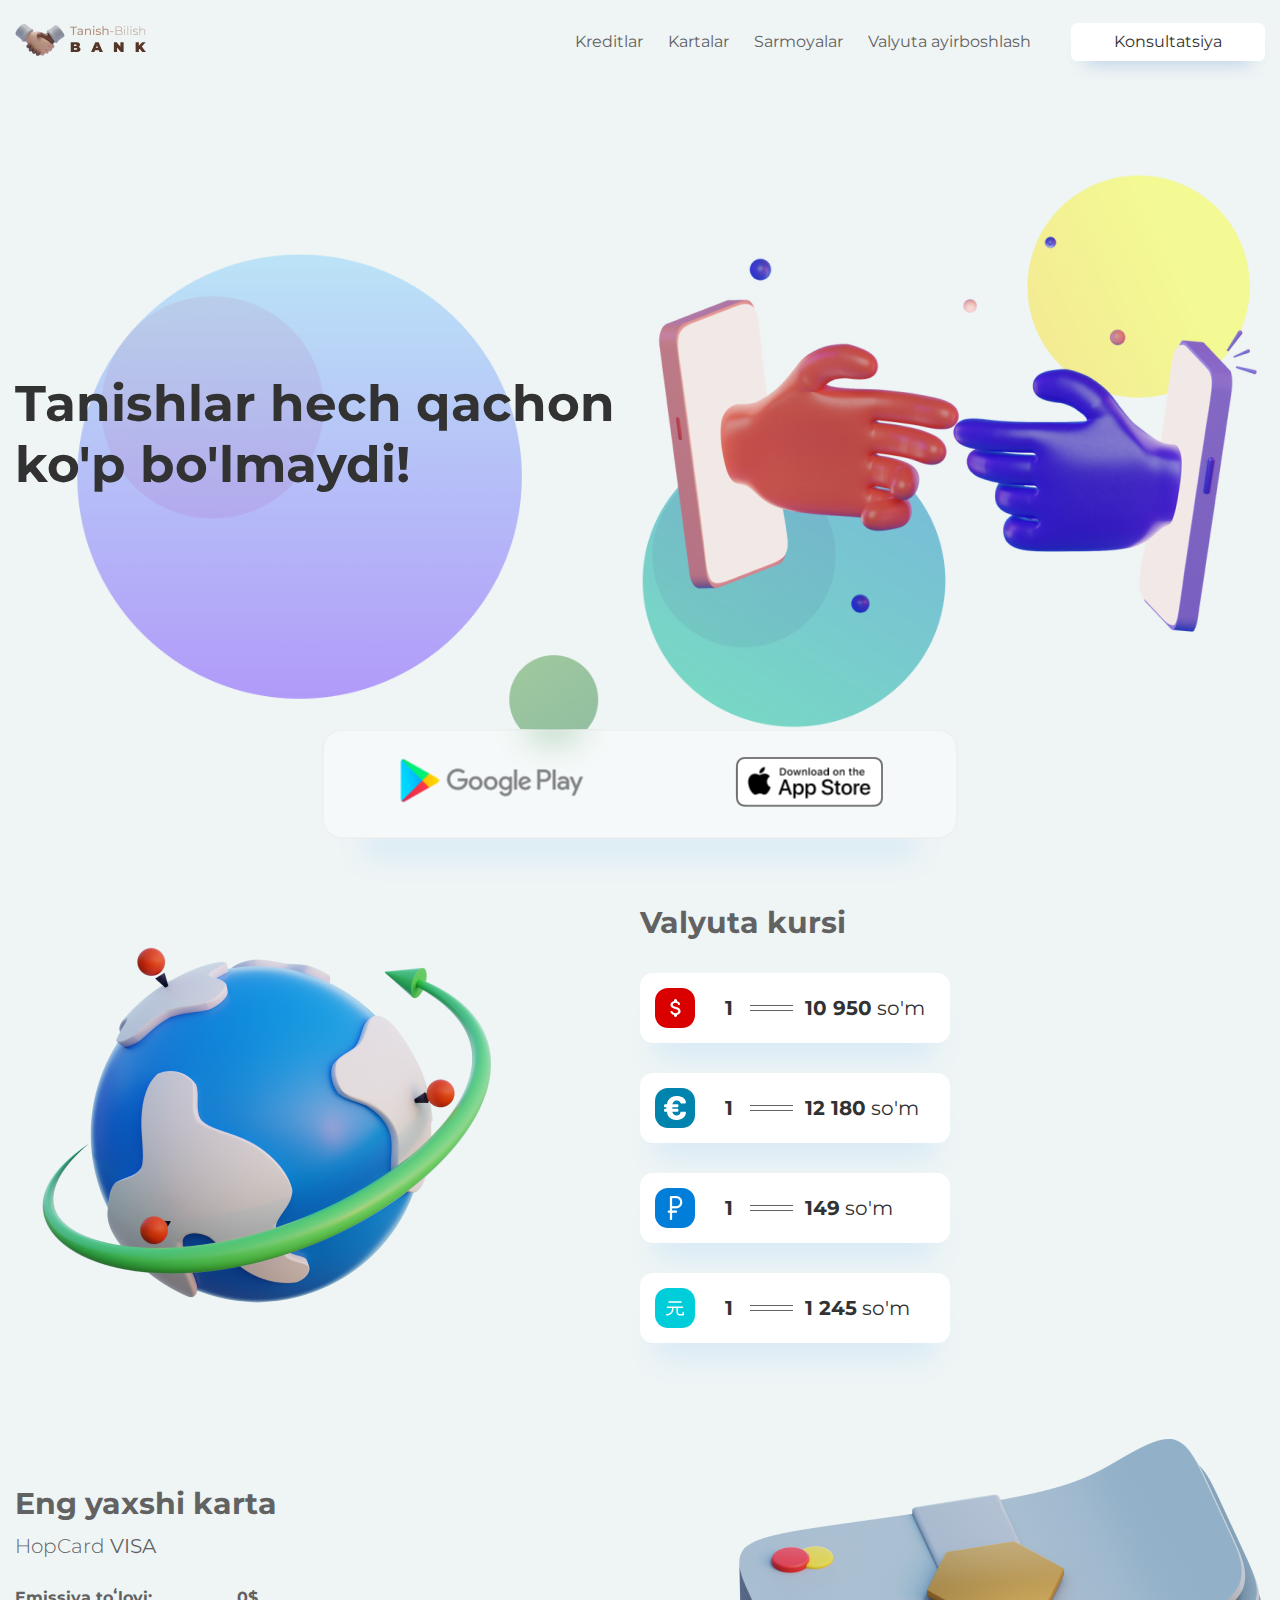
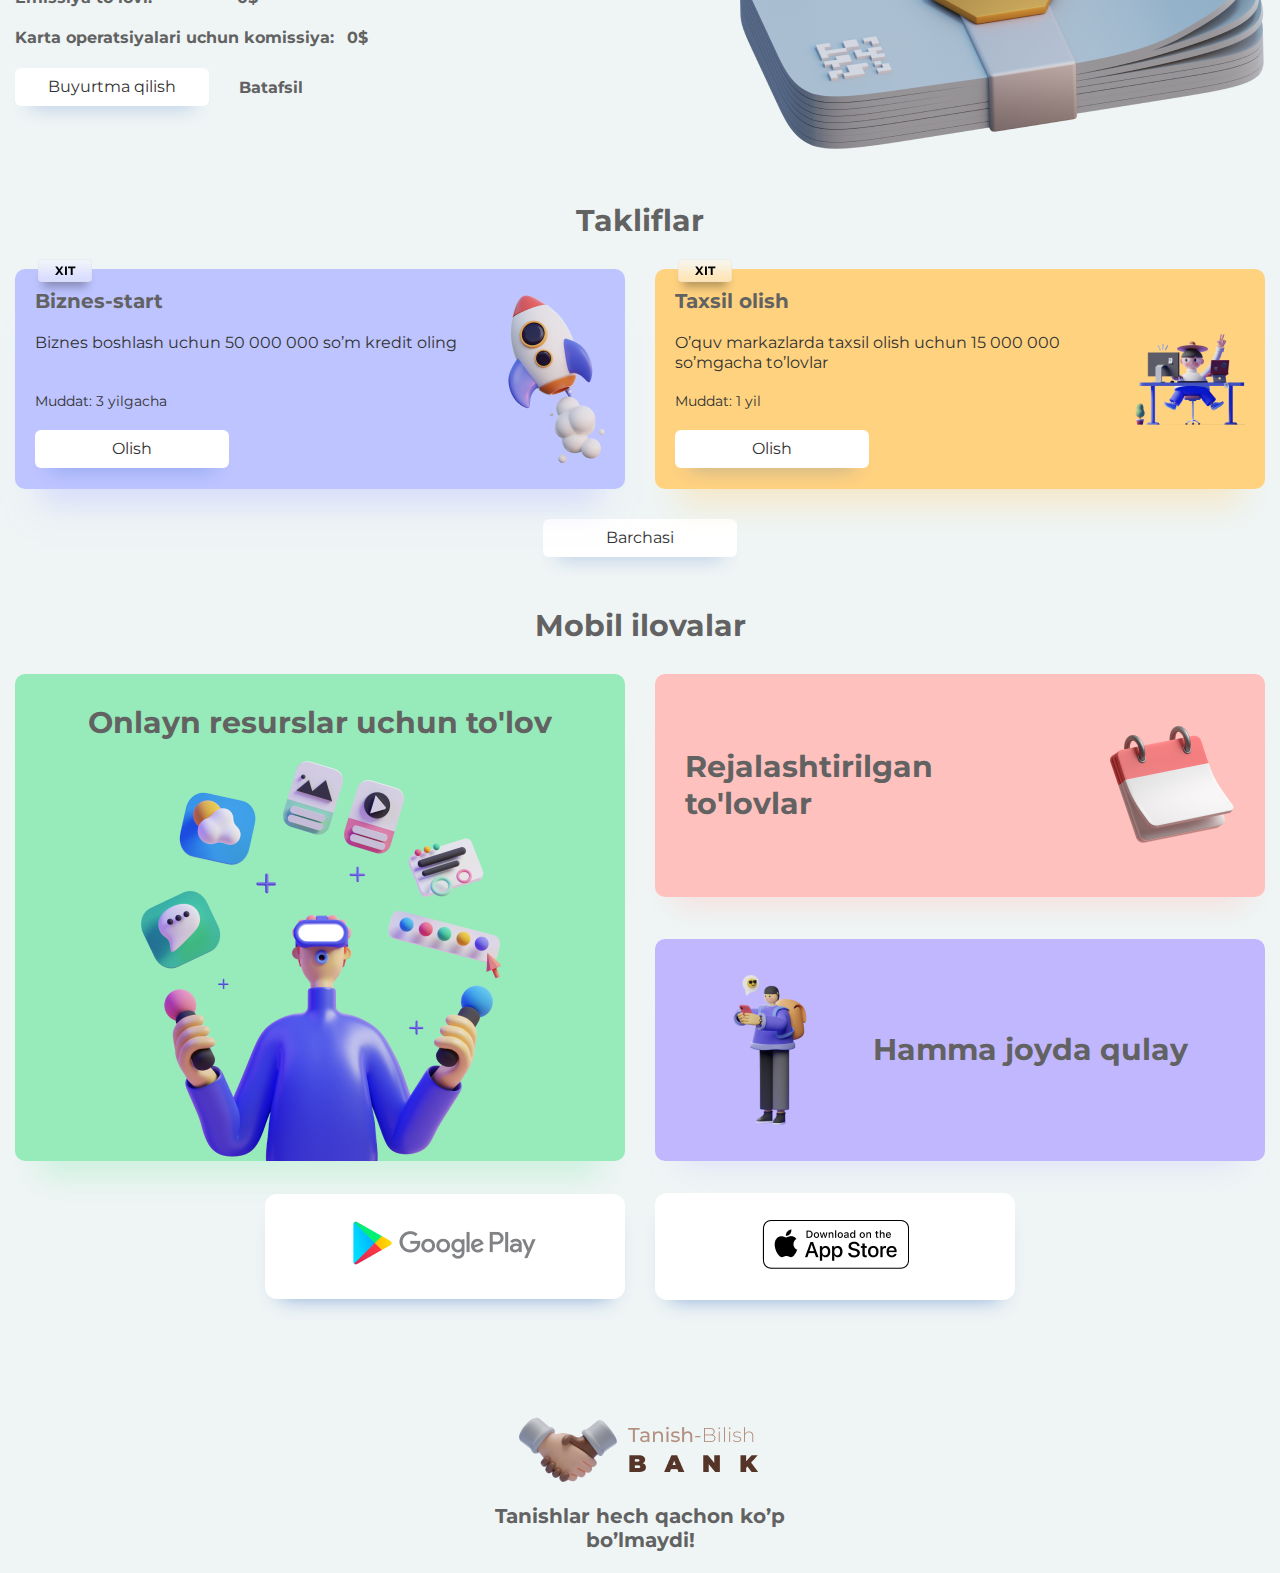
<file: index.html>
<!DOCTYPE html>
<html lang="en">

<head>
    <meta charset="UTF-8">
    <meta http-equiv="X-UA-Compatible" content="IE=edge">
    <meta name="viewport" content="width=device-width, initial-scale=1.0">
    <link rel="stylesheet" href="style/style.css">
    <link rel="stylesheet" href="style/media.css">
    <link rel="shortcut icon" href="images/favicon.ico">
    <title>Tanish Bilish Bank</title>
</head>

<body>


    <header class="header">
        <nav class="nav">
            <div class="container">
                <a href="" class="logo"><img src="images/Logo.png" alt=""></a>
                <button class="menu">menu</button>
                <div class="nav__inner">
                    <ul class="nav__list">
                        <li class="nav__item"><a href="" class="nav__link">Kreditlar</a></li>
                        <li class="nav__item"><a href="" class="nav__link">Kartalar</a></li>
                        <li class="nav__item"><a href="" class="nav__link">Sarmoyalar</a></li>
                        <li class="nav__item"><a href="" class="nav__link">Valyuta ayirboshlash</a></li>
                    </ul>
                    <button class="header__btn btn">Konsultatsiya</button>
                </div>
            </div>
        </nav>
    </header>


    <main class="main">


        <section class="intro">
            <div class="container intro__content">
                <h1 class="intro__title">Tanishlar hech qachon ko'p bo'lmaydi!</h1>
                <img src="images/header-qol.png" alt="">
            </div>
            <ul class="intro__app">
                <li><a href=""><img src="images/google-play.png" alt=""></a></li>
                <li><a href=""><img src="images/app-store.png" alt=""></a></li>
            </ul>
        </section>

        <section class="info">
            <div class="container">
                <div class="info-top">
                    <img src="images/globus.png" alt="">
                    <div class="info-content">
                        <h2 class="title">Valyuta kursi</h2>
                        <div class="info-items">
                            <div class="info-item">
                                <div class="info-item__img">
                                    <img src="images/dollor.png" alt="">
                                </div>
                                <p class="info-item__text">
                                    <strong>1</strong>
                                    <span class="info-item__line"></span>
                                    <strong>10 950</strong>
                                    &nbsp;so'm
                                </p>
                            </div>
                            <div class="info-item">
                                <div class="info-item__img">
                                    <img src="images/yevro.png" alt="">
                                </div>
                                <p class="info-item__text">
                                    <strong>1</strong>
                                    <span class="info-item__line"></span>
                                    <strong>12 180</strong>
                                    &nbsp;so'm
                                </p>
                            </div>
                            <div class="info-item">
                                <div class="info-item__img">
                                    <img src="images/rubl.png" alt="">
                                </div>
                                <p class="info-item__text">
                                    <strong>1</strong>
                                    <span class="info-item__line"></span>
                                    <strong>149</strong>
                                    &nbsp;so'm
                                </p>
                            </div>
                            <div class="info-item">
                                <div class="info-item__img">
                                    <img src="images/yuon.png" alt="">
                                </div>
                                <p class="info-item__text">
                                    <strong>1</strong>
                                    <span class="info-item__line"></span>
                                    <strong>1 245</strong>
                                    &nbsp;so'm
                                </p>
                            </div>
                        </div>

                    </div>
                </div>
                <div class="info__bottom">
                    <div class="info-bottom__content">
                        <h2 class="title">Eng yaxshi karta</h2>
                        <h3 class="info__bottom-sub">HopCard <strong>VISA</strong></h3>
                        <p class="info__bottom-price">Emissiya toʻlovi: <span>0$</span></p>
                        <p class="info__bottom-cardprice">Karta operatsiyalari uchun komissiya: <span>0$</span></p>
                        <div class="info-bottom__btns">
                            <a href="#!" class="btn">Buyurtma qilish</a>
                            <a href="#!" class="info__btn">Batafsil</a>
                        </div>
                    </div>
                    <img src="images/mony.png" alt="">
                </div>
            </div>
        </section>

        <section class="offer">
            <h2 class="title title-center">Takliflar</h2>
            <div class="offer__content container">
                <div class="offer-card">
                    <div class="offer-card__info">
                        <h3 class="offer-card__title">Biznes-start</h3>
                        <p class="offer-card__text">Biznes boshlash uchun 50 000 000 so’m kredit oling</p>
                        <p class="offer-card__deadline">Muddat: 3 yilgacha</p>
                        <button class="btn">Olish</button>
                    </div>
                    <img src="images/raketa.png" alt="">
                </div>
                <div class="offer-card">
                    <div class="offer-card__info">
                        <h3 class="offer-card__title">Taxsil olish</h3>
                        <p class="offer-card__text">O’quv markazlarda taxsil olish uchun 15 000 000 so’mgacha to’lovlar
                        </p>
                        <p class="offer-card__deadline">Muddat: 1 yil</p>
                        <button class="btn">Olish</button>
                    </div>
                    <img src="images/coder.png" alt="">
                </div>
            </div>
            <button class="btn btn-center">Barchasi</button>
        </section>

        <section class="services">
            <div class="container">
                <h2 class="title title-center">Mobil ilovalar</h2>
                <div class="services__content">
                    <div class="services-left">
                        <h2 class="title">Onlayn resurslar uchun to'lov</h2>
                        <img src="images/dj-bola.png" alt="">
                    </div>
                    <div class="services-right">
                        <div class="services-right__item">
                            <h2 class="title">Rejalashtirilgan to'lovlar</h2>
                            <img src="images/kalendar.png" alt="" class="services-right__photo-top">
                        </div>
                        <div class="services-right__item">
                            <img src="images/oquvchi.png" alt="" class="services-right__photo-bottom">
                            <h2 class="title">Hamma joyda qulay</h2>

                        </div>
                    </div>
                </div>
                <div class="services__app">
                    <a href="" class="services__link"><img src="images/google-play.png" alt=""></a>
                    <a href="" class="services__link"><img src="images/app-store.png" alt=""></a>
                </div>
            </div>
        </section>


    </main>

    <footer class="footer">
        <div class="container">
            <div class="footer__content">
                <a href="" class="footer__logo"><img src="images/footer-Logo.png" alt=""></a>
                <p class="footer__text">Tanishlar hech qachon ko’p bo’lmaydi!</p>
            </div>
        </div>
    </footer>


</body>

</html>
</file>
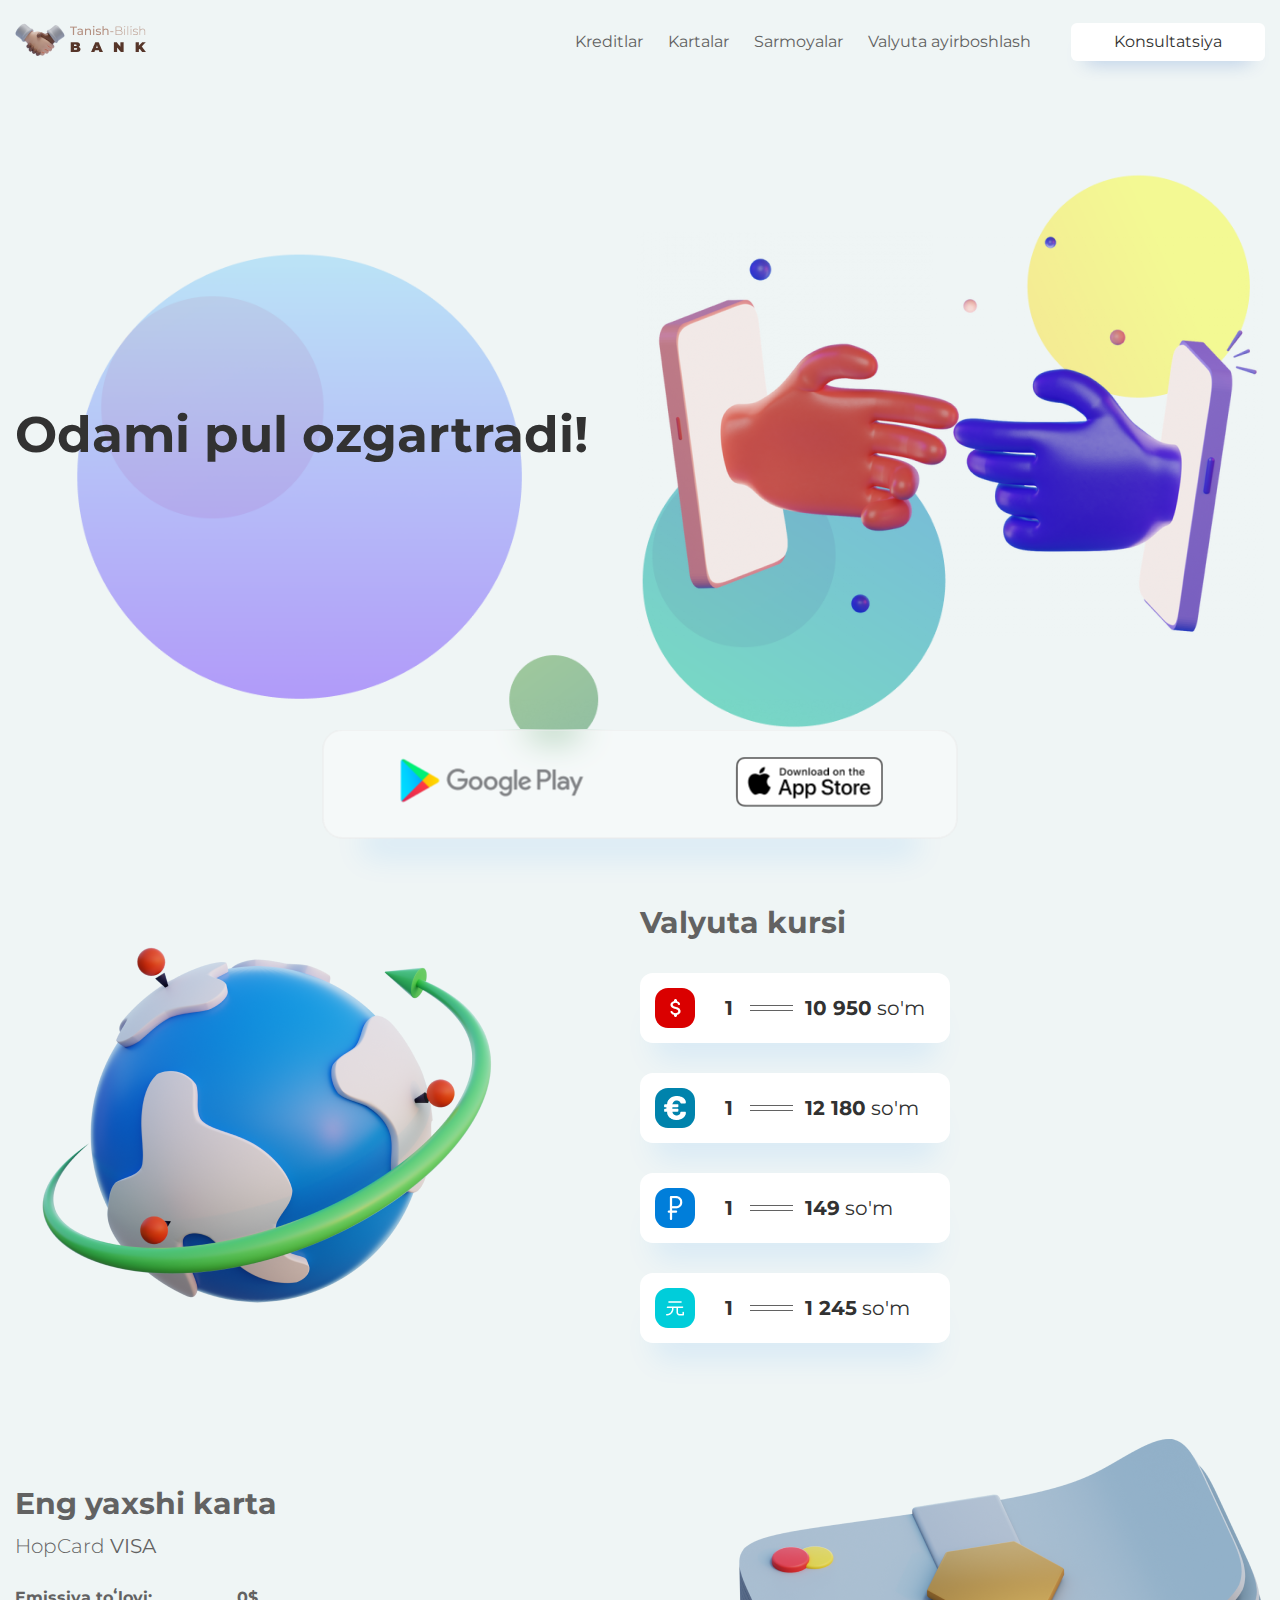
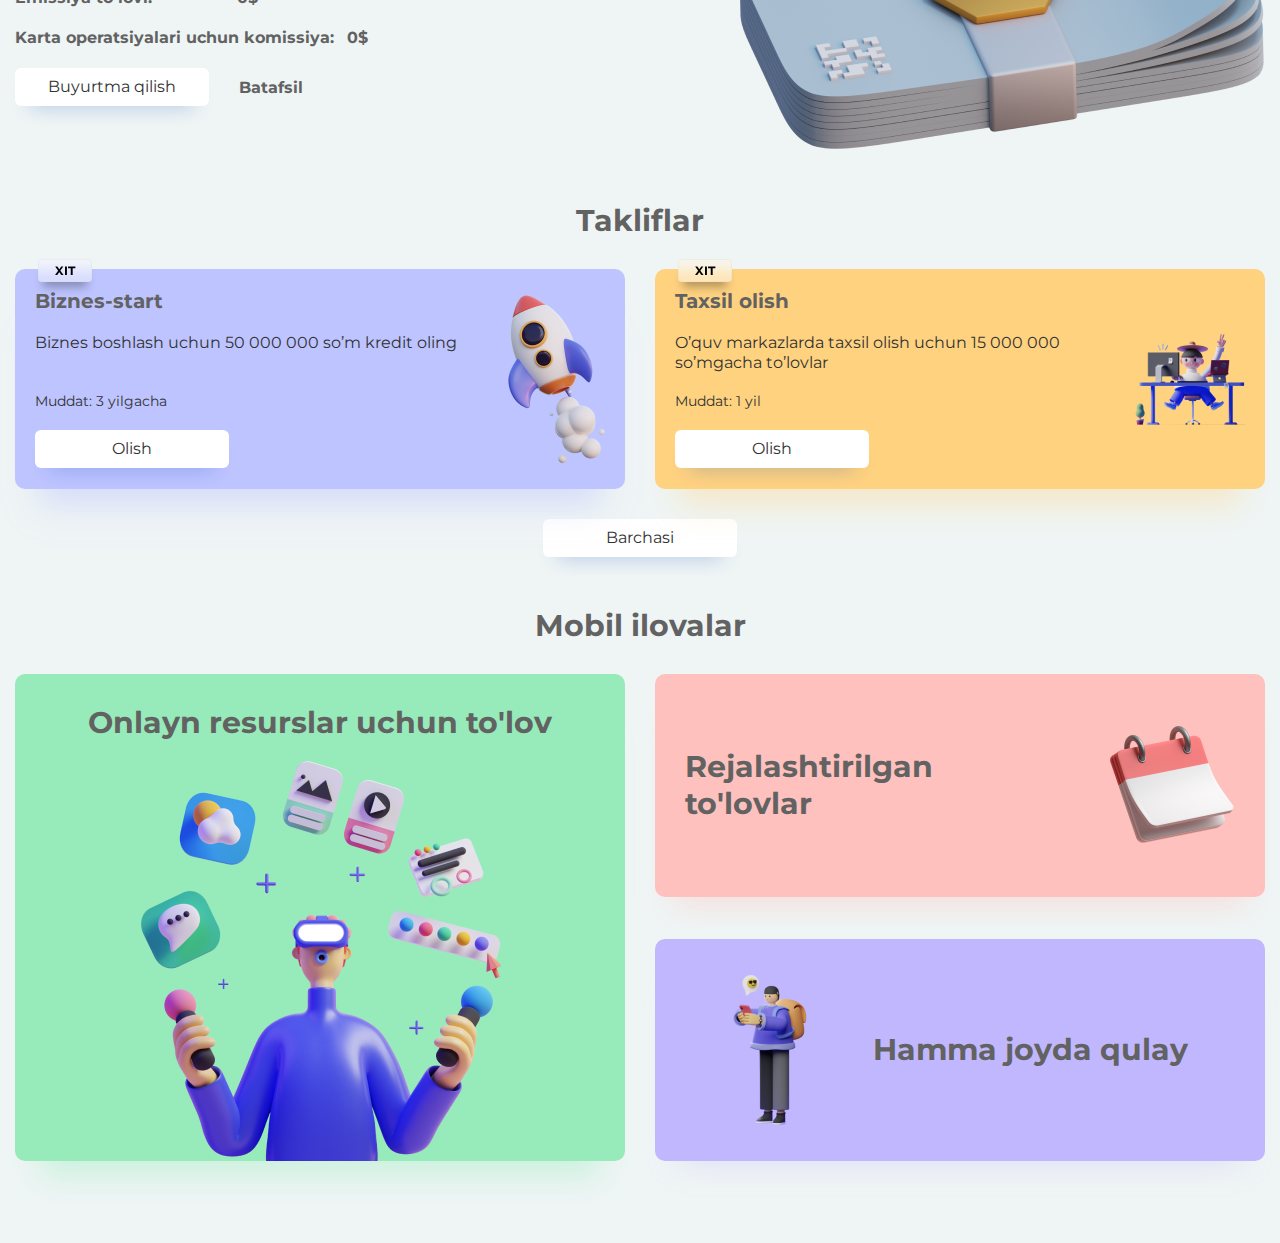
<file: intex.html>
<!DOCTYPE html>
<html lang="en">

<head>
    <meta charset="UTF-8">
    <meta http-equiv="X-UA-Compatible" content="IE=edge">
    <meta name="viewport" content="width=device-width, initial-scale=1.0">
    <link rel="stylesheet" href="style/style.css">
    <link rel="shortcut icon" href="images/favicon.ico">
    <title>14-dars</title>
</head>

<body>


    <header class="header">
        <nav class="nav">
            <div class="container">
                <a href="" class="logo"><img src="images/Logo.png" alt=""></a>
                <div class="nav__inner">
                    <ul class="nav__list">
                        <li class="nav__item"><a href="" class="nav__link">Kreditlar</a></li>
                        <li class="nav__item"><a href="" class="nav__link">Kartalar</a></li>
                        <li class="nav__item"><a href="" class="nav__link">Sarmoyalar</a></li>
                        <li class="nav__item"><a href="" class="nav__link">Valyuta ayirboshlash</a></li>
                    </ul>
                    <button class="header__btn btn">Konsultatsiya</button>
                </div>
            </div>
        </nav>
    </header>



    <main>


        <section class="intro">
            <div class="container intro__content">
                <h1 class="intro__title">Odami pul ozgartradi!</h1>
                <img src="images/header-qol.png" alt="">
            </div>
            <ul class="intro__app">
                <li><a href=""><img src="images/google-play.png" alt=""></a></li>
                <li><a href=""><img src="images/app-store.png" alt=""></a></li>
            </ul>
        </section>

        <section class="info">
            <div class="container">
                <div class="info-top">
                    <img src="images/globus.png" alt="">
                    <div class="info-content">
                        <h2 class="title">Valyuta kursi</h2>
                        <div class="info-items">
                            <div class="info-item">
                                <div class="info-item__img">
                                    <img src="images/dollor.png" alt="">
                                </div>
                                <p class="info-item__text">
                                    <strong>1</strong>
                                    <span class="info-item__line"></span>
                                    <strong>10 950</strong>
                                    &nbsp;so'm
                                </p>
                            </div>
                            <div class="info-item">
                                <div class="info-item__img">
                                    <img src="images/yevro.png" alt="">
                                </div>
                                <p class="info-item__text">
                                    <strong>1</strong>
                                    <span class="info-item__line"></span>
                                    <strong>12 180</strong>
                                    &nbsp;so'm
                                </p>
                            </div>
                            <div class="info-item">
                                <div class="info-item__img">
                                    <img src="images/rubl.png" alt="">
                                </div>
                                <p class="info-item__text">
                                    <strong>1</strong>
                                    <span class="info-item__line"></span>
                                    <strong>149</strong>
                                    &nbsp;so'm
                                </p>
                            </div>
                            <div class="info-item">
                                <div class="info-item__img">
                                    <img src="images/yuon.png" alt="">
                                </div>
                                <p class="info-item__text">
                                    <strong>1</strong>
                                    <span class="info-item__line"></span>
                                    <strong>1 245</strong>
                                    &nbsp;so'm
                                </p>
                            </div>
                        </div>

                    </div>
                </div>
                <div class="info__bottom">
                    <div class="info-bottom__content">
                        <h2 class="title">Eng yaxshi karta</h2>
                        <h3 class="info__bottom-sub">HopCard <strong>VISA</strong></h3>
                        <p class="info__bottom-price">Emissiya toʻlovi: <span>0$</span></p>
                        <p class="info__bottom-cardprice">Karta operatsiyalari uchun komissiya: <span>0$</span></p>
                        <div class="info-bottom__btns">
                            <a href="#!" class="btn">Buyurtma qilish</a>
                            <a href="#!" class="info__btn">Batafsil</a>
                        </div>
                    </div>
                    <img src="images/mony.png" alt="">
                </div>
            </div>
        </section>

        <section class="offer">
            <h2 class="title title-center">Takliflar</h2>
            <div class="offer__content container">
                <div class="offer-card">
                    <div class="offer-card__info">
                        <h3 class="offer-card__title">Biznes-start</h3>
                        <p class="offer-card__text">Biznes boshlash uchun 50 000 000 so’m kredit oling</p>
                        <p class="offer-card__deadline">Muddat: 3 yilgacha</p>
                        <button class="btn">Olish</button>
                    </div>
                    <img src="images/raketa.png" alt="">
                </div>
                <div class="offer-card">
                    <div class="offer-card__info">
                        <h3 class="offer-card__title">Taxsil olish</h3>
                        <p class="offer-card__text">O’quv markazlarda taxsil olish uchun 15 000 000 so’mgacha to’lovlar</p>
                        <p class="offer-card__deadline">Muddat: 1 yil</p>
                        <button class="btn">Olish</button>
                    </div>
                    <img src="images/coder.png" alt="">
                </div>
            </div>
            <button class="btn btn-center">Barchasi</button>
        </section>

        <section class="services">
            <div class="container">
                <h2 class="title title-center">Mobil ilovalar</h2>
                <div class="services__content">
                    <div class="services-left">
                        <h2 class="title">Onlayn resurslar uchun to'lov</h2>
                        <img src="images/dj-bola.png" alt="">
                    </div>
                    <div class="services-right">
                        <div class="services-right__item">
                            <h2 class="title">Rejalashtirilgan to'lovlar</h2>
                            <img src="images/kalendar.png" alt="" class="services-right__photo-top">
                        </div>
                        <div class="services-right__item">
                            <img src="images/oquvchi.png" alt="" class="services-right__photo-bottom">
                            <h2 class="title">Hamma joyda qulay</h2>

                        </div>
                    </div>
                </div>
            </div>
        </section>
        
        

    </main>


</body>

</html>
</file>
<file: style/style.css>
@import 'fonts.css';

* {
    margin: 0;
    padding: 0;
    box-sizing: border-box;
}

a {
    text-decoration: none;
}

ul {
    list-style: none;
}

body {
    font-family: Montserrat;
    background-color: #EFF5F5;
}

.title {
    font-weight: 700;
    font-size: 30px;
    line-height: 37px;
    color: #626262;
}

.title-center {
    text-align: center;
}

.container {
    max-width: 1345px;
    width: 100%;
    margin: 0 auto;
    padding: 0 15px;
}

.nav>.container {
    display: flex;
    justify-content: space-between;
    align-items: center;
}

.nav__list {
    display: flex;
    column-gap: 25px;
    margin-right: 40px;
}

.nav__inner {
    display: flex;
    align-items: center;
}

.nav__link {
    font-size: 16px;
    line-height: 20px;
    color: #626262;
}

.nav {
    padding: 15px 0;
}

.btn {
    font-family: Montserrat;
    border: none;
    background: #FFFFFF;
    box-shadow: 0px 13px 20px -15px rgba(0, 71, 184, 0.49);
    border-radius: 6px;
    padding: 9px 0;
    width: 194px;
    font-size: 16px;
    line-height: 20px;
    color: #323232;
    cursor: pointer;
    text-align: center;
    display: flex;
    align-items: center;
    justify-content: center;
}

.btn:hover {
    box-shadow: 0px 13px 20px -12px rgba(0, 71, 184, 0.49);
}

.btn-center {
    margin: 0 auto;
}

.intro {
    height: 700px;
    background: url(../images/header-bg.png) no-repeat center / contain;
    display: flex;
    align-items: center;
    position: relative;
}

.intro__content {
    display: flex;
    justify-content: space-between;
    align-items: center;
}

.intro__title {
    font-size: 50px;
    line-height: 61px;
    color: #323232;
}

.intro__app {
    border-radius: 20px;
    max-width: 635px;
    width: 100%;
    position: absolute;
    display: flex;
    bottom: 0;
    left: 50%;
    transform: translate(-50%, 50%);
    align-items: center;
    justify-content: space-around;
    background: rgba(255, 255, 255, 0.4);
    border: 1px solid #EAEAEA;
    box-shadow: 0px 59px 30px -40px rgba(0, 133, 255, 0.1);
    backdrop-filter: blur(15px);
    padding: 27px 0;
    color: #323232;
}


.info {
    margin-top: 120px;
}

.info-top {
    display: flex;
    align-items: center;
    justify-content: space-between;
}

.info-content {
    width: 50%;
}

.info-items {
    display: flex;
    align-items: center;
    flex-wrap: wrap;
    margin-top: 32px;
    column-gap: 30px;
    row-gap: 30px;
}

.info-item {
    width: 310px;
    padding: 15px;
    display: flex;
    align-items: center;
    justify-content: flex-start;
    column-gap: 30px;
    background: #FFFFFF;
    box-shadow: 0px 30px 30px -15px rgba(0, 133, 255, 0.1);
    border-radius: 13px;
}

.info-item__img {
    width: 40px;
    height: 40px;
    border-radius: 13px;
    display: flex;
    align-items: center;
    justify-content: center;
}

.info-item:nth-of-type(1) .info-item__img {
    background: #DA0000;
}

.info-item:nth-of-type(2) .info-item__img {
    background: #0083AC;
}

.info-item:nth-of-type(3) .info-item__img {
    background: #007EDA;
}

.info-item:nth-of-type(4) .info-item__img {
    background: #00CDDA;
}

.info-item__text {
    font-size: 20px;
    font-weight: 400;
    color: #323232;
    display: flex;
    align-items: center;
}

.info-item__line {
    width: 43px;
    height: 6px;
    position: relative;
    margin-left: 17px;
    margin-right: 12px;
}

.info-item__line::before {
    content: "";
    width: 100%;
    height: 1px;
    background: #626262;
    display: block;
    position: absolute;
    top: 0;
    left: 0;
}

.info-item__line::after {
    content: "";
    width: 100%;
    height: 1px;
    background: #626262;
    display: block;
    position: absolute;
    bottom: 0;
    left: 0;
}

.info__bottom {
    margin-top: 96px;
    display: flex;
    align-items: center;
    justify-content: space-between;
}

.info-bottom__content {
    display: flex;
    align-items: flex-start;
    justify-content: flex-start;
    flex-direction: column;
}


.info__bottom-sub {
    font-weight: 300;
    font-size: 20px;
    color: #626262;
    margin-top: 12px;
    margin-bottom: 30px;
}

.info__bottom-price {
    font-weight: 700;
    font-size: 16px;
    line-height: 20px;
    color: #626262;
}

.info__bottom-price span {
    margin-left: 80px;
}

.info__bottom-cardprice {
    font-weight: 700;
    font-size: 16px;
    line-height: 20px;
    color: #626262;
    margin-top: 20px;
}

.info__bottom-cardprice span {
    margin-left: 8px;
}

.info-bottom__btns {
    display: flex;
    align-items: center;
    justify-content: center;
    column-gap: 30px;
    margin-top: 20px;
}

.info__btn {
    font-weight: 700;
    font-size: 16px;
    color: #626262;
}

.offer {
    margin-top: 50px;
}

.offer__content {
    margin-top: 30px;
    display: flex;
    justify-content: center;
    align-items: center;
    column-gap: 30px;
    margin-bottom: 30px;
}

.offer-card {
    max-width: 642px;
    width: 100%;
    height: 220px;
    padding: 20px;
    display: flex;
    align-items: center;
    justify-content: space-between;
    border-radius: 10px;
    position: relative;
}

.offer-card:nth-of-type(1) {
    background: #BDC4FF;
    box-shadow: 0px 40px 30px -25px rgba(189, 196, 255, 0.5);
}

.offer-card:nth-of-type(2) {
    background: #FFD280;
    box-shadow: 0px 40px 30px -25px rgba(255, 210, 128, 0.4);
}

.offer-card::before {
    content: 'Xit';
    padding: 3px 16px;
    text-transform: uppercase;
    font-weight: 700;
    font-size: 12px;
    line-height: 15px;
    color: #000000;
    background: rgba(255, 255, 255, 0.4);
    border: 0.5px solid rgba(215, 215, 215, 0.3);
    box-shadow: 0px 10px 10px -5px rgba(0, 0, 0, 0.3);
    backdrop-filter: blur(7.5px);
    border-radius: 4px;
    position: absolute;
    top: -10px;
    left: 23px;
}

.offer-card__info {
    display: flex;
    align-items: flex-start;
    justify-content: flex-start;
    flex-direction: column;
    height: 100%;
}

.offer-card__title {
    font-size: 20px;
    font-weight: 700;
    line-height: 24px;
    color: #626262;
}

.offer-card__text {
    font-weight: 400;
    font-size: 16px;
    line-height: 20px;
    color: #323232;
    height: 40px;
    margin-top: 20px;
    margin-bottom: 20px;

}

.offer-card__deadline {
    font-weight: 400;
    font-size: 14px;
    line-height: 17px;
    color: #323232;
    margin-bottom: 20px;
}

.services {
    margin-top: 50px;
}

.services__content {
    margin: 30px 0 32px 0;
    height: 487px;
    display: flex;
    align-items: center;
    justify-content: center;
    column-gap: 30px;
}

.services-left {
    width: 50%;
    height: 100%;
    display: flex;
    align-items: center;
    justify-content: center;
    flex-direction: column;
    row-gap: 20px;
    padding-top: 30px;
    background: #97EAB9;
    box-shadow: 0px 40px 30px -25px rgba(151, 234, 185, 0.4);
    border-radius: 10px;
}

.services-right {
    width: 50%;
    height: 100%;
    display: flex;
    align-items: center;
    flex-direction: column;
    row-gap: 42px;


}

.services-right__item {
    width: 100%;
    height: 100%;
    border-radius: 10px;
    display: flex;
    align-items: center;
    justify-content: center;
    column-gap: 65px;
    padding: 0 30px;
}

.services-right__item:nth-of-type(1) {
    background: #FFC1BD;
    box-shadow: 0px 25px 30px -20px rgba(255, 193, 189, 0.5);
}

.services-right__item:nth-of-type(2) {
    background: #C1B7FF;
    box-shadow: 0px 25px 30px -25px rgba(193, 183, 255, 0.4);
}

.menu {
    text-transform: uppercase;
    font-size: 18px;
    border: none;
    background: transparent;
    cursor: pointer;
    display: none;
    font-family: Montserrat;
}

.services__app {
    display: flex;
    justify-content: center;
    align-items: center;
    gap: 30px;
}

.services__link {
    padding: 27px 0;
    text-align: center;
    max-width: 360px;
    width: 100%;
    background: #FFFFFF;
    box-shadow: 0px 13px 20px -15px rgba(0, 71, 184, 0.49);
    border-radius: 12px;
}

.services {
    padding-bottom: 50px;
}

.footer__content {
    display: flex;
    justify-content: center;
    align-items: center;
    flex-direction: column;
}

.footer {
    padding-top: 50px;
    padding-bottom: 21px;
}

.footer__text {
    font-weight: 700;
    font-size: 20px;
    line-height: 24px;
    text-align: center;
    color: #626262;
    width: 305px;
}
</file>
<file: style/media.css>
@media(max-width:1256px) {
    .intro__title {
        font-size: 40px;
    }
}

@media(max-width:1140px) {
    .intro__title {
        font-size: 40px;
        line-height: 41px;
    }
}

@media(max-width:1024px) {
    .title {
        font-size: 27px;
    }

    .intro__title {
        font-size: 40px;
        line-height: 48px;
    }

    .intro__content {
        flex-direction: column;
    }
}

@media(max-width:916px) {
    .services__content {
        height: unset;
    }

    .services-right__item {
        height: 222px;
    }

    .services-left {
        text-align: center;
    }
}

@media(max-width:856px) {
    .menu {
        display: block;
    }

    .nav__inner {
        position: fixed;
        flex-direction: column;
        z-index: 999;
        backdrop-filter: blur(15px);
        left: 0;
        top: 0;
        padding: 30px;
        bottom: 0;
        box-shadow: 1px 4px 20px 2px rgb(0 0 0 / 47%);
        transform: translateX(-120%);
        transition: 1s linear;
    }

    .nav__list {
        flex-direction: column;
        row-gap: 15px;
    }

    .menu:focus+.nav__inner {
        transform: translateX(0);
    }

    .services__content {
        display: flex;
        flex-direction: column;
    }

    .services-left {
        max-width: 642px;
        width: 100%;
    }

    .services-right {
        max-width: 642px;
        width: 100% !important;
        margin-top: 30px;
    }
}
@media(max-width:826px){
    .intro__title{
        text-align: center;
    }
    .info-top{
        flex-direction: column;
    }
    .info-content .title{
        text-align: center;
        margin-top: 20px;
    }
    .info-content{
        width: 100%;
    }
    .info-items{
        justify-content: center;
    }
    .info__bottom{
        flex-direction: column;
        gap: 20px;
    }
    
}
@media(max-width:752px){
    .offer__content{
        flex-direction: column;
        gap: 30px;
    }
}
@media(max-width:640px){
    .intro__app{
        max-width: 95%;
    }
    .intro__content img{
        width: 100%;
    }
    .intro{
       height: 475px; 
    }
    .info-item{
        max-width: 259px;
        width: 100%;
        column-gap: 10px;
    }
    .info-items{
        column-gap: 10px;
    }
    .info-item__line{
        margin-right: 5px;
        margin-left: 5px;
    }
}
@media(max-width:520px){
    .info__bottom img{
        width: 100%;
    }
    .info{
        margin-top: 80px;
    }
    .info-item{
        max-width: 306px;
        column-gap: 30px;
    }
    .info-item__line{
        margin-right: 10px;
        margin-left: 10px;
    }
    .info-bottom,
    .services,
    .offer{
        margin-top: 30px;
    }
    .intro__title{
        font-size: 35px;
        line-height: 40px;
    }
    .info-top>img{
        width: 100%;
    }
}
@media(max-width:450px){
    .services-right__item{
        column-gap: 0;
    }
}
@media(max-width:425px){
    .intro__title{
        font-size: 28px;
        line-height: 30px;
    }
    .offer-card img{
        display: none;
    }
    .services-left img{
        width: 100%;
    }
    .services-left{
        padding-right: 10px;
        padding-left: 10px;
    }
    .services__content .title{
        font-size: 25px;
    }
    
    .services__link{
        padding: 0;
        height: 50px;
        display: flex;
        align-items: center;
        justify-content: center;
    }
    .services__link img{
        width: 100px;
    }
    .services{
        padding-bottom: 20px;
    }
    .footer{
        padding-top: 20px;
    }
    
    .footer__logo img{
        width: 190px;
    }
}
@media(max-width:375px){
    .nav__inner{
        width: 100%;
        transform: translateY(-107%);
    }
    .menu-btn:focus+.menu__inner{
        transform: translateY(0);
    }
    
    .intro{
        height: max-content;
    }
    
    .intro__app{
        padding: 10px 0;
    }
    
    .intro__app img{
        width: 100px;
    }
    
    
}
@media(max-width:360px){
    .services__content .title{
        font-size: 23px;
    }
    
    .services-right__item{
        padding: 0 15px;
        flex-direction: column;
    }
    
    .intro__title{
        font-size: 27px;
    }
}
@media(max-width:320px){
    .intro__title{
        font-size: 24px;
        line-height: 27px;
    }
    .services__content .title{
      text-align: center;  
    }
}
</file>
